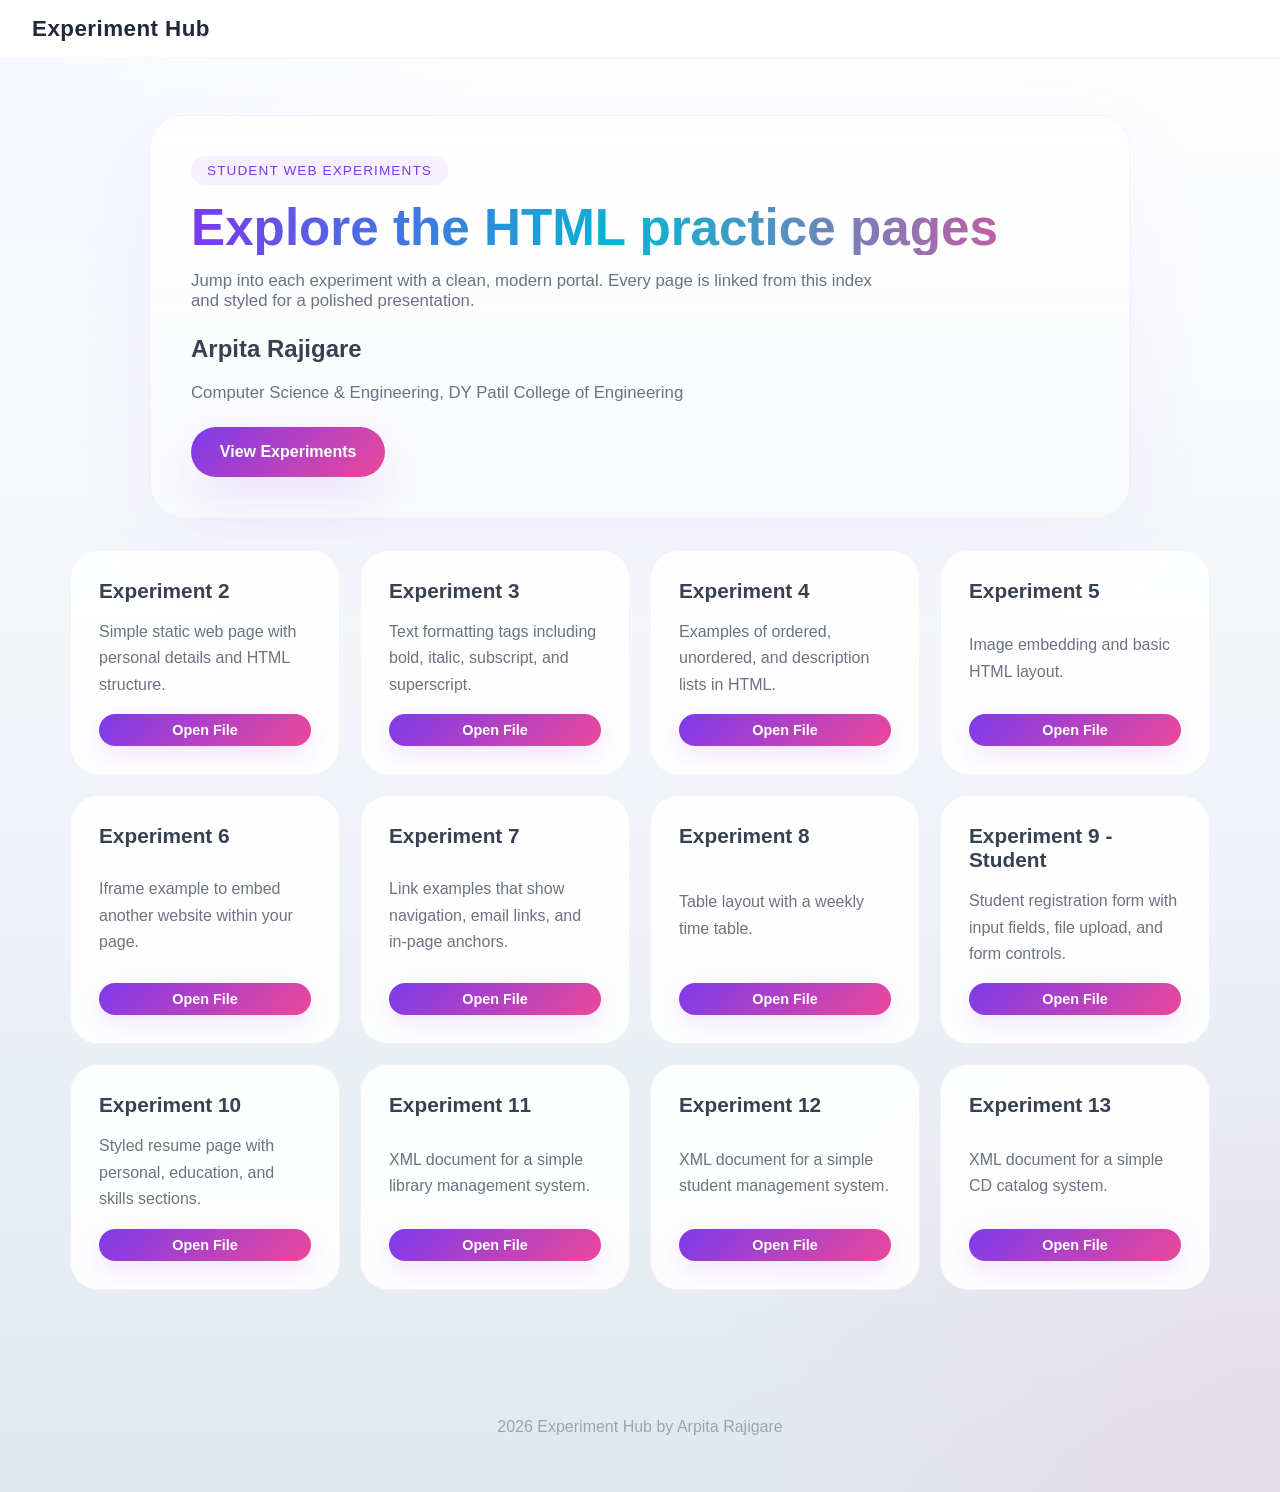
<file: index.html>
<!DOCTYPE html>
<html lang="en">
<head>
    <meta charset="UTF-8">
    <meta name="viewport" content="width=device-width, initial-scale=1.0">
    <title>Experiment Hub</title>
    <link rel="stylesheet" href="style.css">
</head>
<body>
    <header class="page-header">
        <div class="header-left">
            <a class="brand" href="index.html">Experiment Hub</a>
        </div>
    </header>
    <main class="page-main">
        <section class="main-hero">
            <span class="eyebrow">Student Web Experiments</span>
            <h1>Explore the HTML practice pages</h1>

            <p>Jump into each experiment with a clean, modern portal. Every page is linked from this index and styled for a polished presentation.</p>
            <h2>Arpita Rajigare</h2>
            <p>Computer Science & Engineering, DY Patil College of Engineering</p>
            <a class="btn" href="#experiments">View Experiments</a>
        </section>

        <section id="experiments" class="experiment-grid">
            <div class="card">
                <h2>Experiment 2</h2>
                <p>Simple static web page with personal details and HTML structure.</p>
                <a class="btn-small" href="experimentno2.html">Open File</a>
            </div>
            <div class="card">
                <h2>Experiment 3</h2>
                <p>Text formatting tags including bold, italic, subscript, and superscript.</p>
                <a class="btn-small" href="experimentno3.html">Open File</a>
            </div>
            <div class="card">
                <h2>Experiment 4</h2>
                <p>Examples of ordered, unordered, and description lists in HTML.</p>
                <a class="btn-small" href="experimentno4.html">Open File</a>
            </div>
            <div class="card">
                <h2>Experiment 5</h2>
                <p>Image embedding and basic HTML layout.</p>
                <a class="btn-small" href="experimentno5.html">Open File</a>
            </div>
            <div class="card">
                <h2>Experiment 6</h2>
                <p>Iframe example to embed another website within your page.</p>
                <a class="btn-small" href="experimentno6.html">Open File</a>
            </div>
            <div class="card">
                <h2>Experiment 7</h2>
                <p>Link examples that show navigation, email links, and in-page anchors.</p>
                <a class="btn-small" href="experiment7.html">Open File</a>
            </div>
            <div class="card">
                <h2>Experiment 8</h2>
                <p>Table layout with a weekly time table.</p>
                <a class="btn-small" href="experiment8/Table%20tag.html">Open File</a>
            </div>
            <div class="card">
                <h2>Experiment 9 - Student</h2>
                <p>Student registration form with input fields, file upload, and form controls.</p>
                <a class="btn-small" href="experimentno9/student.html">Open File</a>
            </div>
            <div class="card">
                <h2>Experiment 10</h2>
                <p>Styled resume page with personal, education, and skills sections.</p>
                <a class="btn-small" href="experimentno10/resume.html">Open File</a>
            </div>
            <div class="card">
                <h2>Experiment 11</h2>
                <p>XML document for a simple library management system.</p>
                <a class="btn-small" href="experiment no11/library.xml">Open File</a>
            </div>
            <div class="card">
                <h2>Experiment 12</h2>
                <p>XML document for a simple student management system.</p>
                <a class="btn-small" href="experimentno.12/students.xml">Open File</a>
            </div>
            <div class="card">
                <h2>Experiment 13</h2>
                <p>XML document for a simple CD catalog system.</p>
                <a class="btn-small" href="experimentno13/cdcatlog.xml">Open File</a>
            </div>
            
        </section>
    </main>

    <footer>
        <p>2026 Experiment Hub by Arpita Rajigare</p>
    </footer>
</body>
</html>
</file>
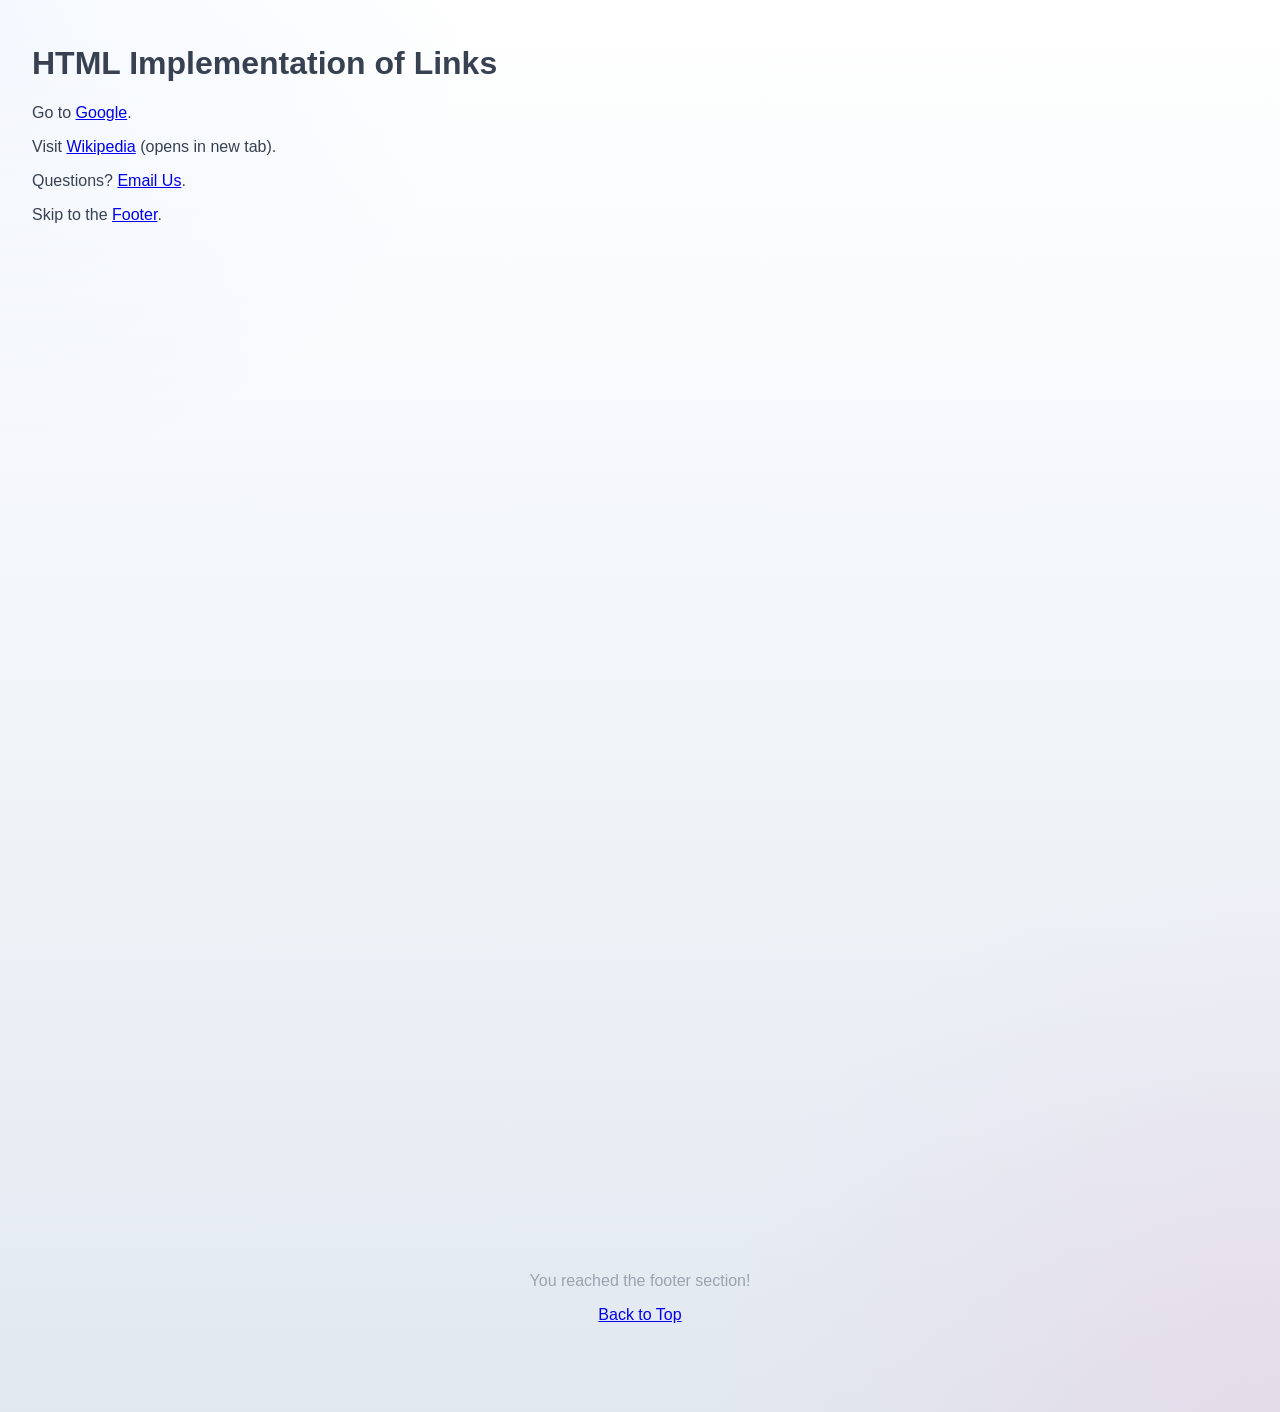
<file: experiment7.html>
<!DOCTYPE html>
<html lang="en">
<head>
    <meta charset="UTF-8">
    <meta name="viewport" content="width=device-width, initial-scale=1.0">
    <title>HTML Link Examples</title>
    
    <!-- The <link> tag: Connects an external CSS file to style your page -->
    <link rel="stylesheet" href="style.css">
    
    <!-- The <link> tag: Adds an icon to the browser tab -->
    <link rel="icon" href="favicon.ico">
</head>
<body>
    <main class="page-main">

    <h1>HTML Implementation of Links</h1>

    <!-- 1. Standard Link: Opens in the same tab -->
    <p>Go to <a href="https://google.com">Google</a>.</p>

    <!-- 2. New Tab Link: Opens in a fresh tab -->
    <p>Visit <a href="https://wikipedia.org" target="_blank">Wikipedia</a> (opens in new tab).</p>

    <!-- 3. Email Link: Opens the user's mail app -->
    <p>Questions? <a href="mailto:hello@example.com">Email Us</a>.</p>

    <!-- 4. Section Link: Jumps further down the page -->
    <p>Skip to the <a href="#footer">Footer</a>.</p>

    <div style="margin-top: 1000px;"></div> <!-- Just adding space to demonstrate jumping -->

    <footer id="footer">
        <p>You reached the footer section!</p>
        <!-- Link to go back to the top -->
        <a href="#">Back to Top</a>
    </footer>
    </main></body>
</html>
</file>
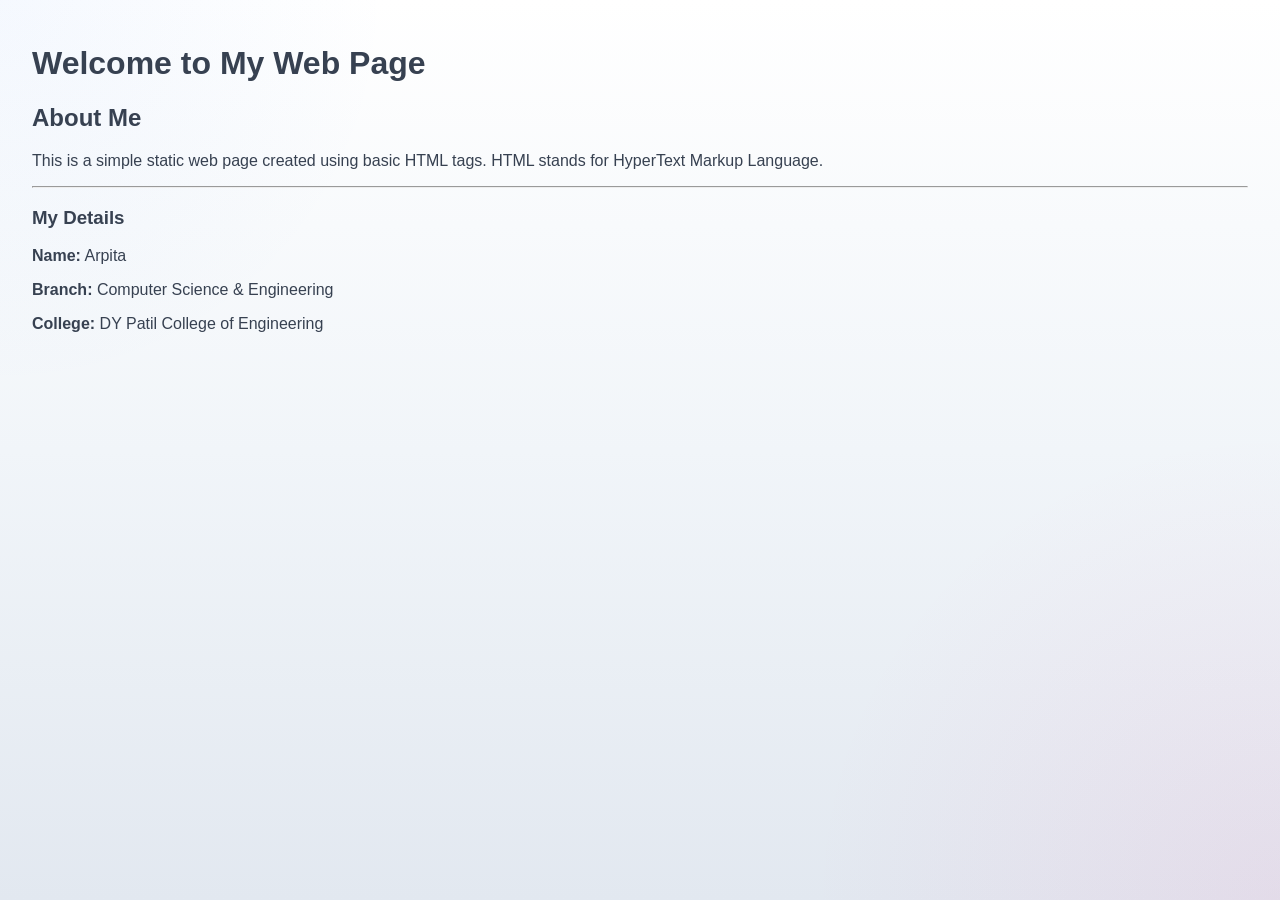
<file: experimentno2.html>
<!DOCTYPE html>
<html>
<head>
    <meta charset="UTF-8">
    <meta name="viewport" content="width=device-width, initial-scale=1.0">
    <title>Experiment 2 - Static Web Page</title>
    <link rel="stylesheet" href="style.css">
</head>
<body></body>
    <main class="page-main">

    <h1>Welcome to My Web Page</h1>
    <h2>About Me</h2>

    <p>
        This is a simple static web page created using basic HTML tags.
        HTML stands for HyperText Markup Language.
    </p>

    <hr>

    <h3>My Details</h3>
    <p><b>Name:</b> Arpita </p>
    <p><b>Branch:</b> Computer Science & Engineering</p>
    <p><b>College:</b> DY Patil College of Engineering</p>

    </main>
</body>
</html>
</file>
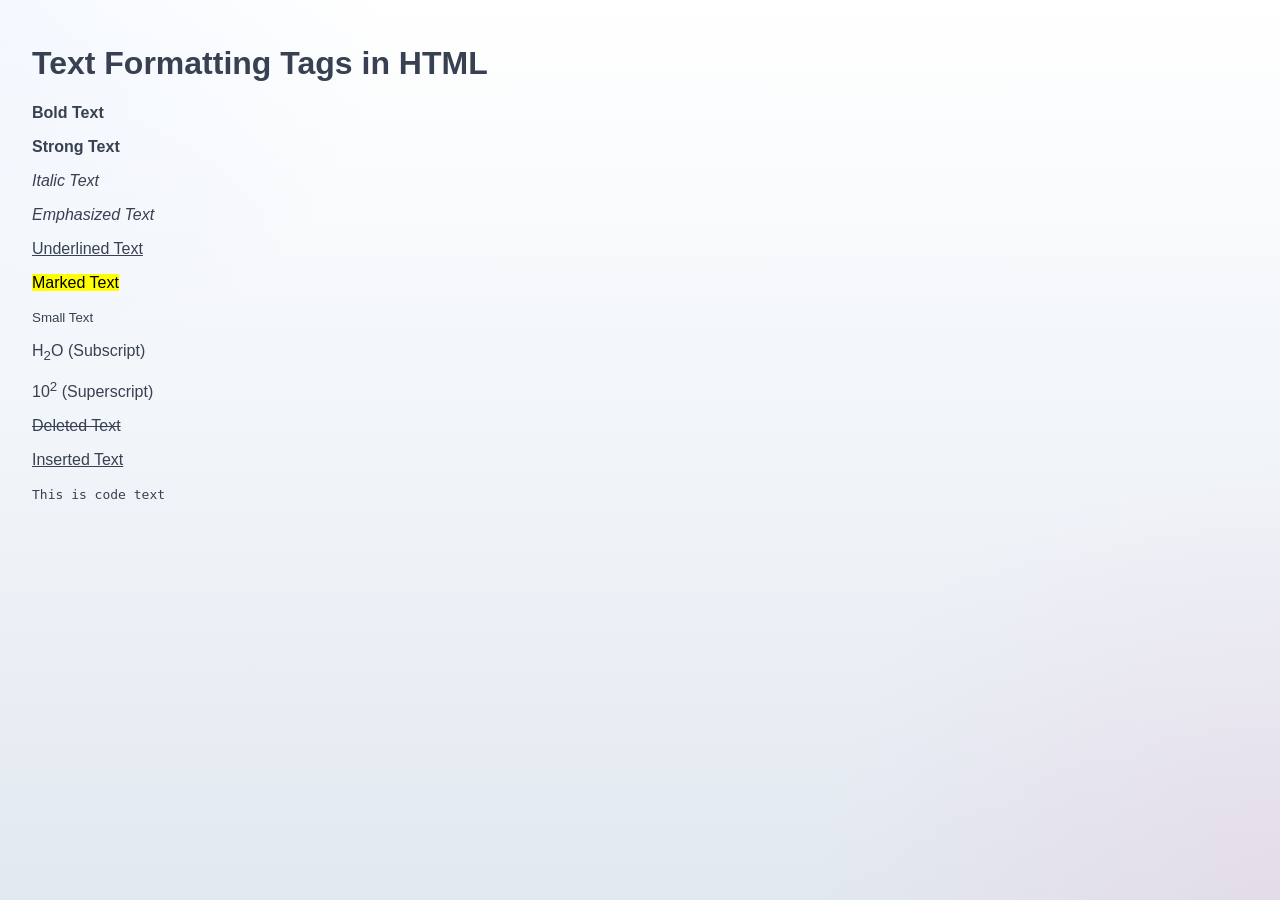
<file: experimentno3.html>
<!DOCTYPE html>
<html>
<head>
    <meta charset="UTF-8">
    <meta name="viewport" content="width=device-width, initial-scale=1.0">
    <title>Experiment 3 - Text Formatting Tags</title>
    <link rel="stylesheet" href="style.css">
</head>
<body>
    
    <main class="page-main">

    <h1>Text Formatting Tags in HTML</h1>

    <p><b>Bold Text</b></p>
    <p><strong>Strong Text</strong></p>

    <p><i>Italic Text</i></p>
    <p><em>Emphasized Text</em></p>

    <p><u>Underlined Text</u></p>

    <p><mark>Marked Text</mark></p>

    <p><small>Small Text</small></p>

    <p>H<sub>2</sub>O (Subscript)</p>
    <p>10<sup>2</sup> (Superscript)</p>

    <p><del>Deleted Text</del></p>
    <p><ins>Inserted Text</ins></p>

    <p><code>This is code text</code></p>

    </main>
</body>
</html>
</file>
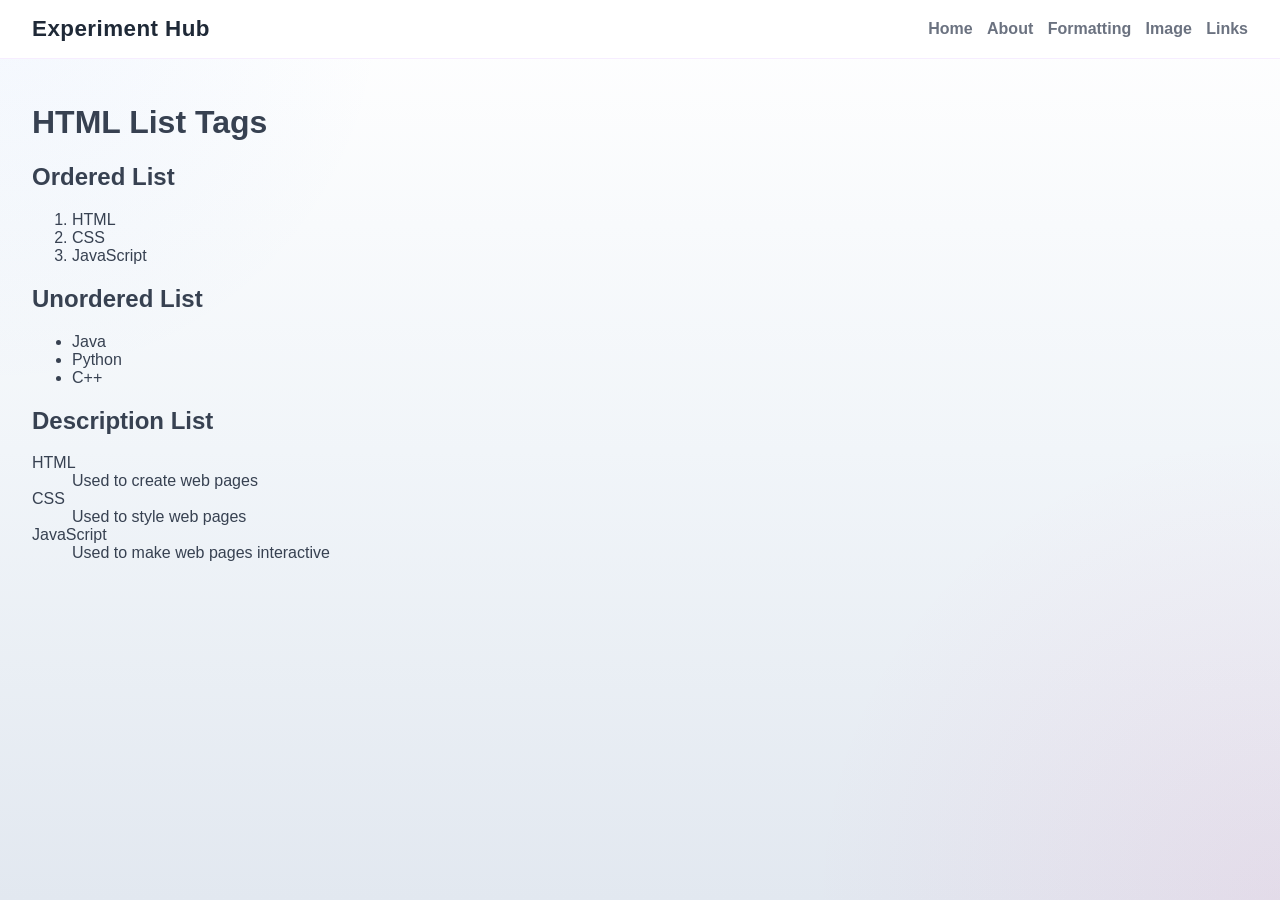
<file: experimentno4.html>
<!DOCTYPE html>
<html>
<head>
    <meta charset="UTF-8">
    <meta name="viewport" content="width=device-width, initial-scale=1.0">
    <title>Experiment 4 - HTML Lists</title>
    <link rel="stylesheet" href="style.css">
</head>
<body>
    <header class="page-header">
        <a class="brand" href="index.html">Experiment Hub</a>
        <nav class="page-nav">
            <a href="index.html">Home</a>
            <a href="experimentno2.html">About</a>
            <a href="experimentno3.html">Formatting</a>
            <a href="experimentno5.html">Image</a>
            <a href="experiment7.html">Links</a>
        </nav>
    </header>
    <main class="page-main">

    <h1>HTML List Tags</h1>

    <h2>Ordered List</h2>
    <ol>
        <li>HTML</li>
        <li>CSS</li>
        <li>JavaScript</li>
    </ol>

    <h2>Unordered List</h2>
    <ul>
        <li>Java</li>
        <li>Python</li>
        <li>C++</li>
    </ul>

    <h2>Description List</h2>
    <dl>
        <dt>HTML</dt>
        <dd>Used to create web pages</dd>

        <dt>CSS</dt>
        <dd>Used to style web pages</dd>

        <dt>JavaScript</dt>
        <dd>Used to make web pages interactive</dd>
    </dl>

    </main>
</body>
</html>
</file>
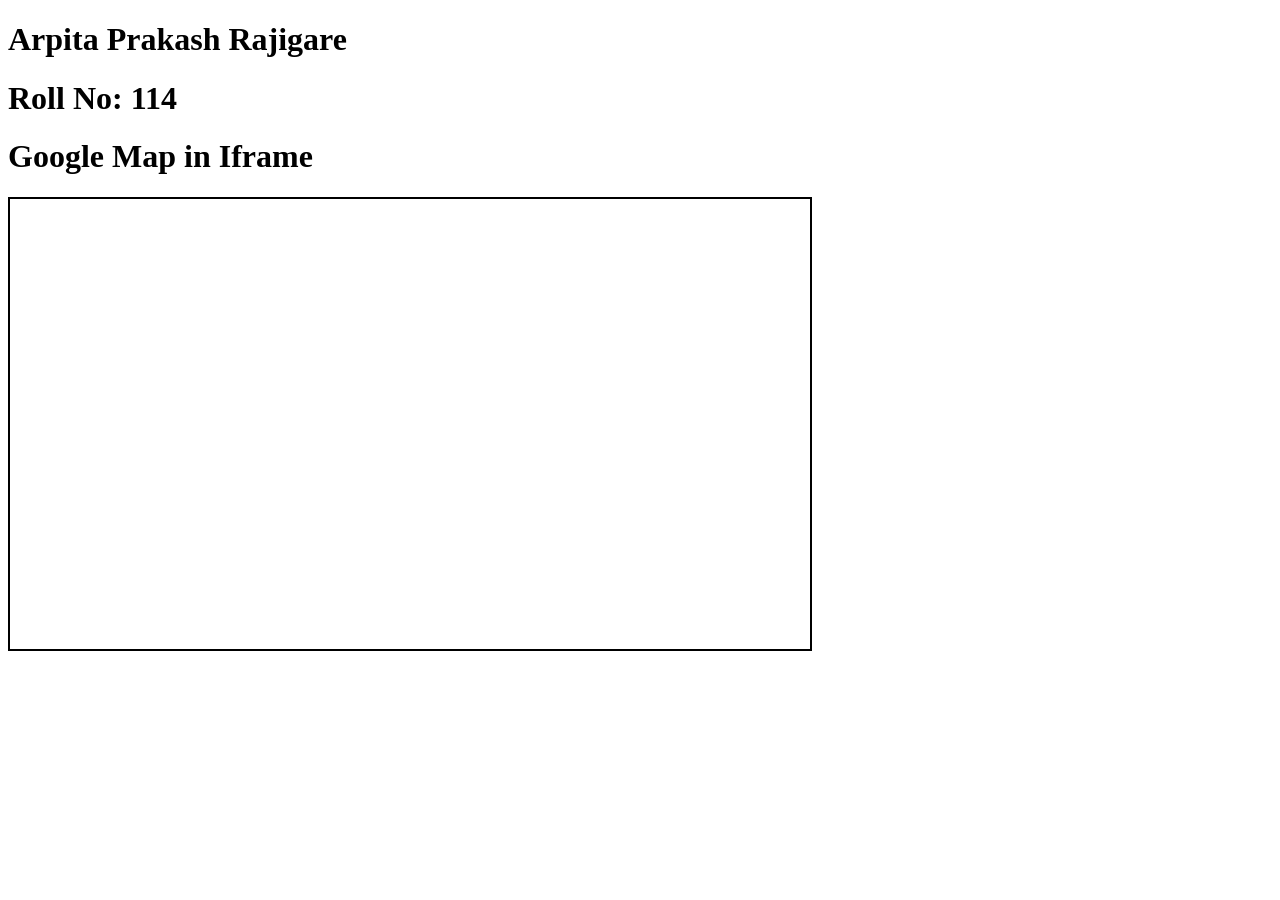
<file: experimentno6.html>
<!DOCTYPE html>
<html>
<head>
  <title>Google Map Iframe Example</title>
</head>
<body>
<h1>Arpita Prakash Rajigare</h1>
<h1>Roll No: 114</h1>
<h1>Google Map in Iframe</h1>

<iframe 
  src="https://www.google.com/maps?q=Pune,India&output=embed"
  width="800"
  height="450"
  style="border:2px solid black;">
</iframe>

</body>
</html>
</file>
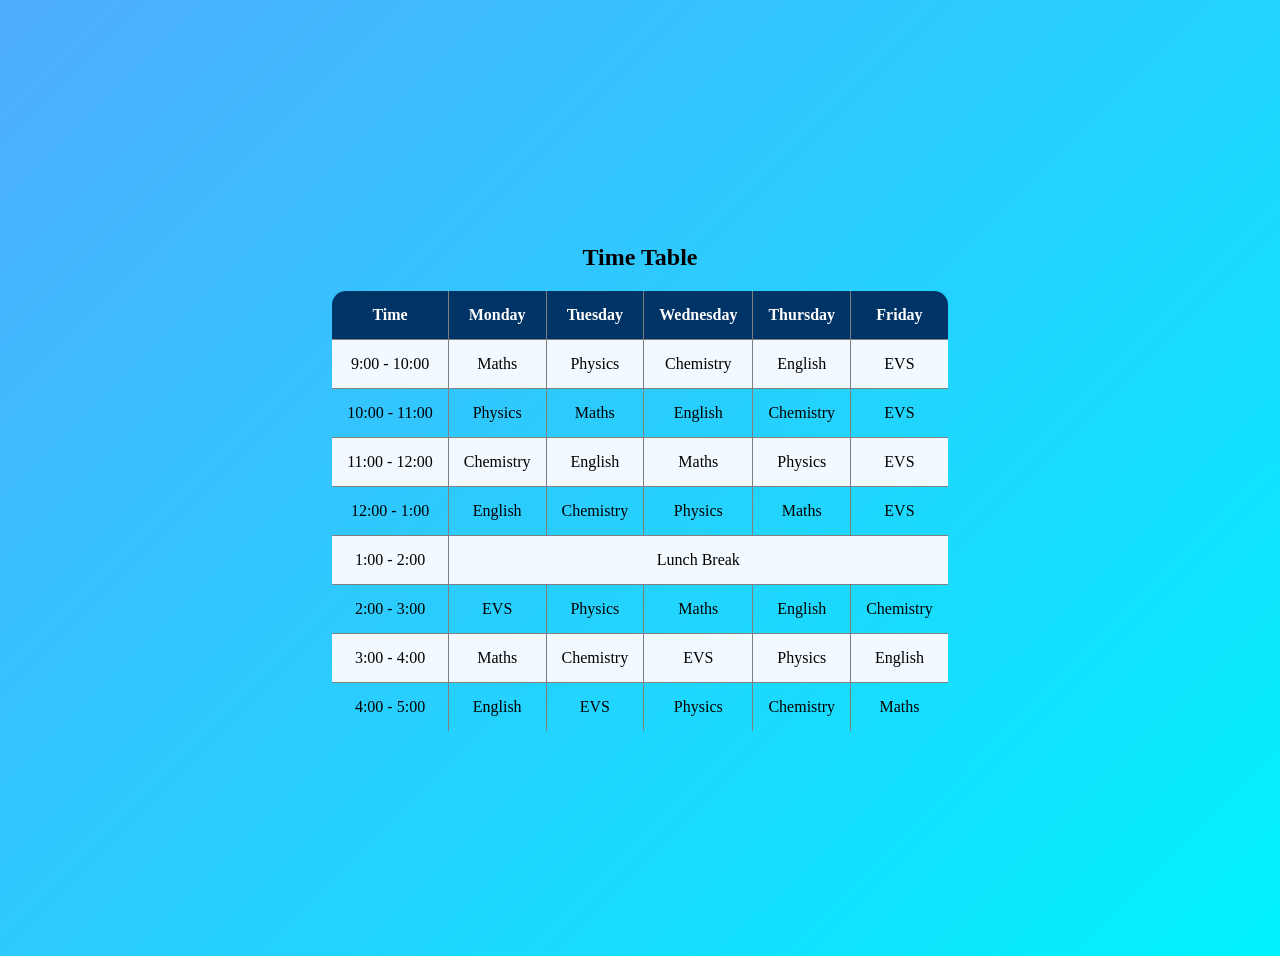
<file: experiment8/Table tag.html>
<!DOCTYPE html>
<html lang="en">
<head>
    <meta charset="UTF-8">
    <meta name="viewport" content="width=device-width, initial-scale=1.0">
    <title>Time Table</title>
    <link rel="stylesheet" href="table.css">
</head>
<body>

    <main class="page-main">

    <h2 align="center">Time Table</h2>

    <table border="1" cellspacing="0" cellpadding="10" align="center">
        
        <tr>
            <th>Time</th>
            <th>Monday</th>
            <th>Tuesday</th>
            <th>Wednesday</th>
            <th>Thursday</th>
            <th>Friday</th>
        </tr>

        <tr>
            <td>9:00 - 10:00</td>
            <td>Maths</td>
            <td>Physics</td>
            <td>Chemistry</td>
            <td>English</td>
            <td>EVS</td>
        </tr>

        <tr>
            <td>10:00 - 11:00</td>
            <td>Physics</td>
            <td>Maths</td>
            <td>English</td>
            <td>Chemistry</td>
            <td>EVS</td>
        </tr>

        <tr>
            <td>11:00 - 12:00</td>
            <td>Chemistry</td>
            <td>English</td>
            <td>Maths</td>
            <td>Physics</td>
            <td>EVS</td>
        </tr>

        <tr>
            <td>12:00 - 1:00</td>
            <td>English</td>
            <td>Chemistry</td>
            <td>Physics</td>
            <td>Maths</td>
            <td>EVS</td>
        </tr>

        <tr>
            <td>1:00 - 2:00</td>
            <td colspan="5" align="center">Lunch Break</td>
        </tr>

        <tr>
            <td>2:00 - 3:00</td>
            <td>EVS</td>
            <td>Physics</td>
            <td>Maths</td>
            <td>English</td>
            <td>Chemistry</td>
        </tr>

        <tr>
            <td>3:00 - 4:00</td>
            <td>Maths</td>
            <td>Chemistry</td>
            <td>EVS</td>
            <td>Physics</td>
            <td>English</td>
        </tr>

        <tr>
            <td>4:00 - 5:00</td>
            <td>English</td>
            <td>EVS</td>
            <td>Physics</td>
            <td>Chemistry</td>
            <td>Maths</td>
        </tr>

    </table>

    </main>
</body>
</html>
</file>
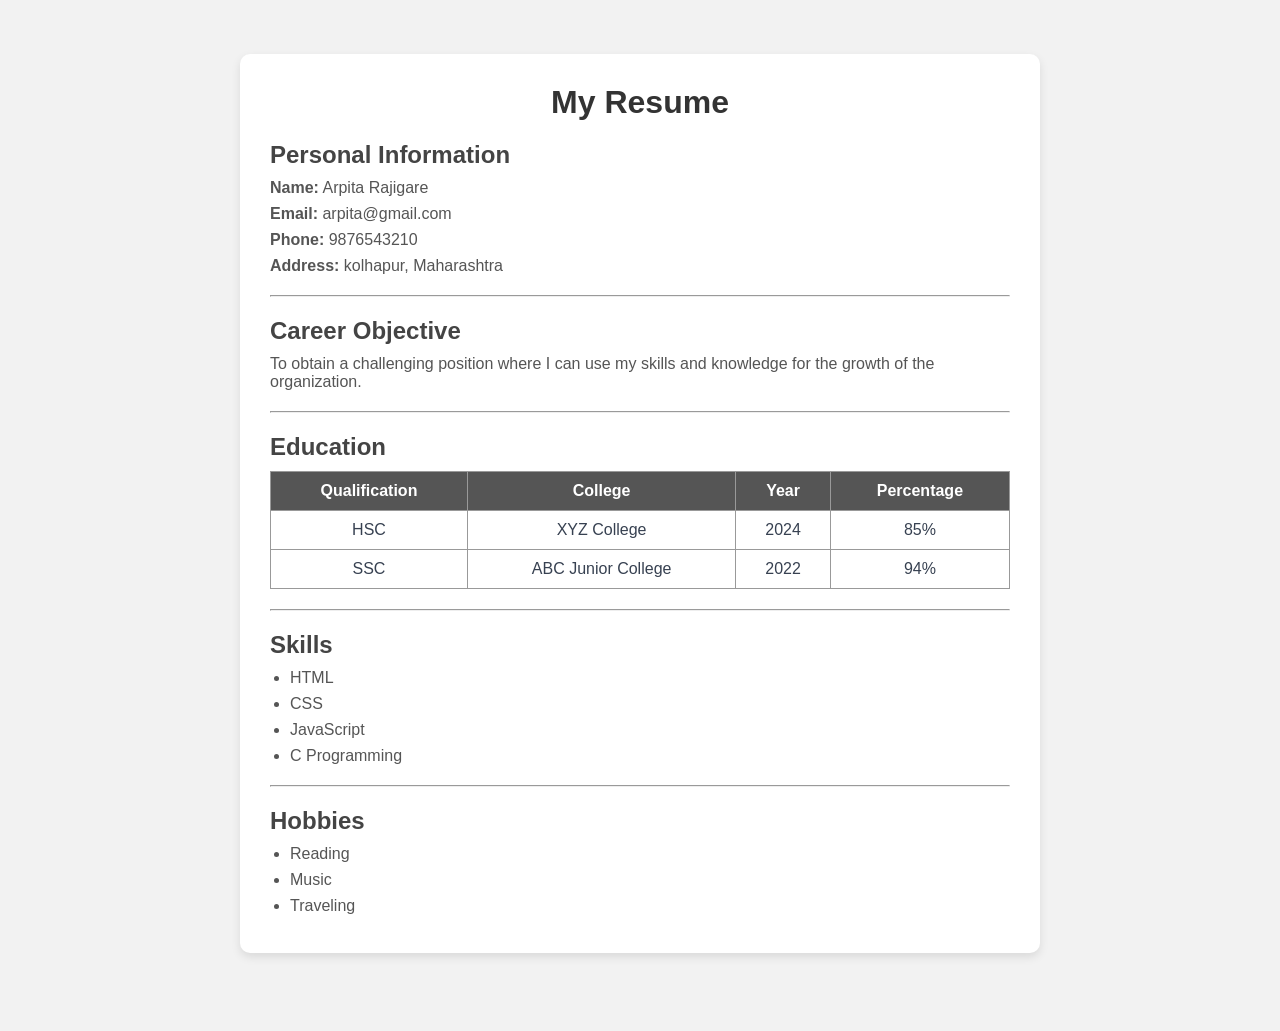
<file: experimentno10/resume.html>
<!DOCTYPE html>
<html lang="en">
<head>
    <meta charset="UTF-8">
    <meta name="viewport" content="width=device-width, initial-scale=1.0">

    <title>Resume Webpage</title>
    <link rel="stylesheet" href="../style.css">
    <link rel="stylesheet" href="resume.css">
</head>

<body>

    <main class="page-main">

    <div class="container">

        <h1>My Resume</h1>

        <h2>Personal Information</h2>

        <p><b>Name:</b> Arpita Rajigare</p>
        <p><b>Email:</b> arpita@gmail.com</p>
        <p><b>Phone:</b> 9876543210</p>
        <p><b>Address:</b> kolhapur, Maharashtra</p>

        <hr>

        <h2>Career Objective</h2>

        <p>
            To obtain a challenging position where I can use my skills
            and knowledge for the growth of the organization.
        </p>

        <hr>

        <h2>Education</h2>

        <table border="1">

            <tr>
                <th>Qualification</th>
                <th>College</th>
                <th>Year</th>
                <th>Percentage</th>
            </tr>

            <tr>
                <td>HSC</td>
                <td>XYZ College</td>
                <td>2024</td>
                <td>85%</td>
            </tr>

            <tr>
                <td>SSC</td>
                <td>ABC Junior College</td>
                <td>2022</td>
                <td>94%</td>
            </tr>

        </table>

        <hr>

        <h2>Skills</h2>

        <ul>
            <li>HTML</li>
            <li>CSS</li>
            <li>JavaScript</li>
            <li>C Programming</li>
        </ul>

        <hr>

        <h2>Hobbies</h2>

        <ul>
            <li>Reading</li>
            <li>Music</li>
            <li>Traveling</li>
        </ul>

    </div>

    </main>
</body>
</html>
</file>
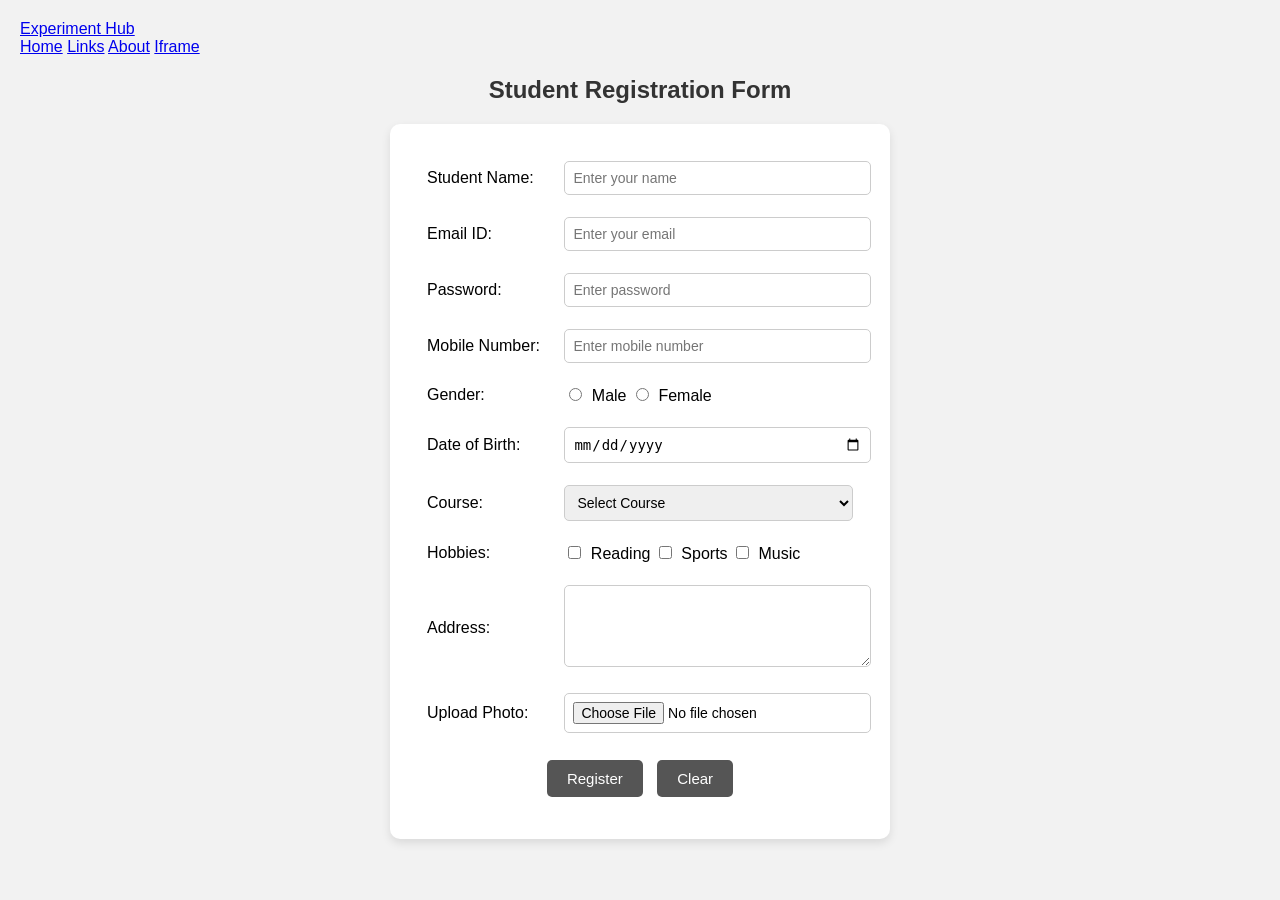
<file: experimentno9/student.html>
<!DOCTYPE html>
<html lang="en">
<head>
    <meta charset="UTF-8">
    <meta name="viewport" content="width=device-width, initial-scale=1.0">
    <title>Student Registration Form</title>
    <link rel="stylesheet" href="student.css">
</head>

<body>
    <header class="page-header">
        <a class="brand" href="../index.html">Experiment Hub</a>
        <nav class="page-nav">
            <a href="../index.html">Home</a>
            <a href="../experiment7.html">Links</a>
            <a href="../experimentno2.html">About</a>
            <a href="../experimentno6.html">Iframe</a>
        </nav>
    </header>
    <main class="page-main">

    <h2 align="center">Student Registration Form</h2>

    <form>

        <table align="center" cellpadding="10">

            <tr>
                <td>Student Name:</td>
                <td>
                    <input type="text" placeholder="Enter your name">
                </td>
            </tr>

            <tr>
                <td>Email ID:</td>
                <td>
                    <input type="email" placeholder="Enter your email">
                </td>
            </tr>

            <tr>
                <td>Password:</td>
                <td>
                    <input type="password" placeholder="Enter password">
                </td>
            </tr>

            <tr>
                <td>Mobile Number:</td>
                <td>
                    <input type="tel" placeholder="Enter mobile number">
                </td>
            </tr>

            <tr>
                <td>Gender:</td>
                <td>
                    <input type="radio" name="gender"> Male
                    <input type="radio" name="gender"> Female
                </td>
            </tr>

            <tr>
                <td>Date of Birth:</td>
                <td>
                    <input type="date">
                </td>
            </tr>

            <tr>
                <td>Course:</td>
                <td>
                    <select>
                        <option>Select Course</option>
                        <option>BCA</option>
                        <option>BBA</option>
                        <option>BSc</option>
                        <option>BCom</option>
                    </select>
                </td>
            </tr>

            <tr>
                <td>Hobbies:</td>
                <td>
                    <input type="checkbox"> Reading
                    <input type="checkbox"> Sports
                    <input type="checkbox"> Music
                </td>
            </tr>

            <tr>
                <td>Address:</td>
                <td>
                    <textarea rows="4" cols="25"></textarea>
                </td>
            </tr>

            <tr>
                <td>Upload Photo:</td>
                <td>
                    <input type="file">
                </td>
            </tr>

            <tr>
                <td colspan="2" align="center">
                    <input type="submit" value="Register">
                    <input type="reset" value="Clear">
                </td>
            </tr>

        </table>

    </form>

    </main>
</body>
</html>
</file>
<file: style.css>
:root {
    color-scheme: light;
    color: #1f2937;
    background: #f9fafb;
    font-family: 'Segoe UI', Tahoma, Geneva, Verdana, sans-serif;
}
* {
    box-sizing: border-box;
}
html {
    scroll-behavior: smooth;
}
body {
    margin: 0;
    min-height: 100vh;
    background: radial-gradient(circle at top left, rgba(59, 130, 246, 0.05), transparent 25%),
                radial-gradient(circle at bottom right, rgba(236, 72, 153, 0.08), transparent 30%),
                linear-gradient(180deg, #ffffff 0%, #f1f5f9 50%, #e2e8f0 100%);
    color: #374151;
    animation: glowBackground 20s ease infinite;
}
body::before {
    content: '';
    position: fixed;
    inset: 0;
    background: linear-gradient(135deg, rgba(168, 85, 247, 0.03), transparent 40%),
                linear-gradient(45deg, rgba(236, 72, 153, 0.04), transparent 35%);
    pointer-events: none;
    z-index: -1;
}
.page-header {
    display: flex;
    justify-content: space-between;
    align-items: center;
    gap: 1rem;
    padding: 1rem 2rem;
    background: rgba(255, 255, 255, 0.95);
    position: sticky;
    top: 0;
    z-index: 100;
    border-bottom: 1px solid rgba(168, 85, 247, 0.1);
    backdrop-filter: blur(12px);
}
.header-left {
    display: flex;
    align-items: center;
    gap: 1rem;
}
.brand {
    color: #1f2937;
    text-decoration: none;
    font-size: 1.4rem;
    font-weight: 700;
    letter-spacing: 0.02em;
}
.header-left {
    display: flex;
    align-items: center;
    gap: 1rem;
}
.name {
    color: #7c3aed;
    font-weight: 600;
    background: rgba(168, 85, 247, 0.1);
    padding: 0.25rem 0.5rem;
    border-radius: 8px;
}
.page-nav {
    display: flex;
    flex-wrap: wrap;
    gap: 0.9rem;
}
.page-nav a {
    color: #6b7280;
    text-decoration: none;
    font-weight: 600;
    transition: color 0.2s ease, transform 0.2s ease;
}
.page-nav a:hover {
    color: #7c3aed;
    transform: translateY(-1px);
}
.page-main {
    padding: 1.5rem 2rem 3rem;
}
.main-hero {
    max-width: 980px;
    margin: 2rem auto 2rem;
    padding: 2.5rem;
    border-radius: 32px;
    background: linear-gradient(180deg, rgba(255, 255, 255, 0.95), rgba(248, 250, 252, 0.9));
    border: 1px solid rgba(168, 85, 247, 0.08);
    box-shadow: 0 28px 90px rgba(168, 85, 247, 0.06);
    animation: floatHero 12s ease-in-out infinite;
}
.eyebrow {
    display: inline-block;
    margin-bottom: 1rem;
    padding: 0.45rem 1rem;
    border-radius: 999px;
    background: rgba(168, 85, 247, 0.08);
    color: #7c3aed;
    font-size: 0.85rem;
    letter-spacing: 0.08em;
    text-transform: uppercase;
}
.main-hero h1 {
    margin: 0 0 1rem;
    font-size: clamp(2.4rem, 4vw, 4rem);
    line-height: 1.05;
    background: linear-gradient(90deg, #7c3aed 0%, #06b6d4 48%, #ec4899 100%);
    -webkit-background-clip: text;
    color: transparent;
    animation: shiftText 8s ease infinite;
}
.main-hero p {
    margin: 0 0 1.5rem;
    max-width: 44rem;
    color: #6b7280;
    font-size: 1.05rem;
}
.btn {
    display: inline-flex;
    align-items: center;
    justify-content: center;
    padding: 1rem 1.8rem;
    border-radius: 999px;
    background: linear-gradient(135deg, #7c3aed 0%, #ec4899 100%);
    color: #ffffff;
    font-weight: 700;
    text-decoration: none;
    box-shadow: 0 18px 48px rgba(168, 85, 247, 0.15);
    transition: transform 0.25s ease, box-shadow 0.25s ease, filter 0.25s ease;
    animation: pulseButton 2.5s ease infinite;
}
.btn:hover {
    transform: translateY(-2px) scale(1.01);
    box-shadow: 0 28px 60px rgba(168, 85, 247, 0.2);
    filter: brightness(1.05);
}
.btn-small {
    display: inline-flex;
    align-items: center;
    justify-content: center;
    padding: 0.5rem 1rem;
    border-radius: 999px;
    background: linear-gradient(135deg, #7c3aed 0%, #ec4899 100%);
    color: #ffffff;
    font-weight: 600;
    font-size: 0.9rem;
    text-decoration: none;
    box-shadow: 0 8px 24px rgba(168, 85, 247, 0.15);
    transition: transform 0.2s ease, box-shadow 0.2s ease;
}
.btn-small:hover {
    transform: translateY(-1px);
    box-shadow: 0 12px 32px rgba(168, 85, 247, 0.2);
}
.experiment-grid {
    max-width: 1140px;
    margin: 0 auto 2rem;
    display: grid;
    grid-template-columns: repeat(auto-fit, minmax(240px, 1fr));
    gap: 1.25rem;
}
.card {
    display: flex;
    flex-direction: column;
    justify-content: space-between;
    gap: 1rem;
    min-height: 180px;
    padding: 1.75rem;
    border-radius: 28px;
    background: rgba(255, 255, 255, 0.9);
    border: 1px solid rgba(168, 85, 247, 0.08);
    text-decoration: none;
    color: #374151;
    transition: transform 0.25s ease, border-color 0.25s ease, box-shadow 0.25s ease, background-color 0.25s ease;
    animation: fadeInCard 0.9s ease both;
}
.card:nth-child(odd) {
    animation-delay: 0.1s;
}
.card:nth-child(even) {
    animation-delay: 0.2s;
}
.card:hover {
    transform: translateY(-6px);
    border-color: rgba(168, 85, 247, 0.2);
    box-shadow: 0 26px 60px rgba(168, 85, 247, 0.08);
    background: rgba(248, 250, 252, 0.95);
}
.card h2 {
    font-size: 1.3rem;
    margin: 0;
}
.card p {
    margin: 0;
    color: #6b7280;
    line-height: 1.65;
}
footer {
    padding: 2rem 1rem 2.5rem;
    text-align: center;
    color: #9ca3af;
}
@media (max-width: 720px) {
    .page-header {
        flex-direction: column;
        align-items: stretch;
    }
    .page-nav {
        justify-content: flex-start;
    }
    .main-hero {
        margin: 1.5rem auto;
        padding: 1.75rem;
    }
    .page-main {
        padding: 1rem 1rem 2rem;
    }
}
@keyframes glowBackground {
    0%, 100% {
        background: radial-gradient(circle at top left, rgba(59, 130, 246, 0.05), transparent 25%),
                    radial-gradient(circle at bottom right, rgba(236, 72, 153, 0.08), transparent 30%),
                    linear-gradient(180deg, #ffffff 0%, #f1f5f9 50%, #e2e8f0 100%);
    }
    50% {
        background: radial-gradient(circle at top left, rgba(168, 85, 247, 0.06), transparent 25%),
                    radial-gradient(circle at bottom right, rgba(59, 130, 246, 0.04), transparent 30%),
                    linear-gradient(180deg, #fafafa 0%, #f8fafc 50%, #f1f5f9 100%);
    }
}
@keyframes floatHero {
    0%, 100% { transform: translateY(0px); }
    50% { transform: translateY(-6px); }
}
@keyframes shiftText {
    0%, 100% { background-position: 0% 50%; }
    50% { background-position: 100% 50%; }
}
@keyframes pulseButton {
    0%, 100% { box-shadow: 0 18px 48px rgba(168, 85, 247, 0.15); }
    50% { box-shadow: 0 26px 72px rgba(168, 85, 247, 0.2); transform: scale(1.01); }
}
@keyframes fadeInCard {
    from { opacity: 0; transform: translateY(16px); }
    to { opacity: 1; transform: translateY(0); }
}
</file>
<file: experiment8/table.css>
<!DOCTYPE html>
<html lang="en">
<head>
    <meta charset="UTF-8">
    <meta name="viewport" content="width=device-width, initial-scale=1.0">
    <title>College Time Table</title>

    <style>

        *{
            margin:0;
            padding:0;
        box-sizing:border-box;
            font-family: Arial, sans-serif;
        }

        body{
            background: linear-gradient(135deg, #4facfe, #00f2fe);
            min-height:100vh;
            display:flex;
            justify-content:center;
            align-items:center;
            padding:20px;
        }

        .container{
            width:90%;
            max-width:1100px;
            background:white;
            padding:30px;
            border-radius:20px;
            box-shadow:0 10px 25px rgba(0,0,0,0.3);
        }

        h1{
            text-align:center;
            color:#003366;
            margin-bottom:20px;
        }

        table{
            width:100%;
            border-collapse:collapse;
            overflow:hidden;
            border-radius:15px;
        }

        th{
            background:#003366;
            color:white;
            padding:15px;
        }

        td{
            text-align:center;
            padding:15px;
            transition:0.3s;
        }

        tr:nth-child(even){
            background:#f2f9ff;
        }

        tr:hover td{
            background:#d6f0ff;
        }

        .time{
            background:#00b4d8;
            color:white;
            font-weight:bold;
        }

        .maths{
            background:#caf0f8;
        }

        .physics{
            background:#ade8f4;
        }

        .chemistry{
            background:#90e0ef;
        }

        .english{
            background:#48cae4;
            color:white;
        }

        .evs{
            background:#0077b6;
            color:white;
        }

        .lunch{
            background:#ffe066;
            font-weight:bold;
        }

    </style>
</head>

<body>

<div class="container">

    <h1>College Time Table</h1>

    <table>

        <tr>
            <th>Time</th>
            <th>Monday</th>
            <th>Tuesday</th>
            <th>Wednesday</th>
            <th>Thursday</th>
            <th>Friday</th>
        </tr>

        <tr>
            <td class="time">9:00 - 10:00</td>
            <td class="maths">Maths</td>
            <td class="physics">Physics</td>
            <td class="chemistry">Chemistry</td>
            <td class="english">English</td>
            <td class="evs">EVS</td>
        </tr>

        <tr>
            <td class="time">10:00 - 11:00</td>
            <td class="physics">Physics</td>
            <td class="maths">Maths</td>
            <td class="english">English</td>
            <td class="chemistry">Chemistry</td>
            <td class="evs">EVS</td>
        </tr>

        <tr>
            <td class="time">11:00 - 12:00</td>
            <td class="chemistry">Chemistry</td>
            <td class="english">English</td>
            <td class="maths">Maths</td>
            <td class="physics">Physics</td>
            <td class="evs">EVS</td>
        </tr>

        <tr>
            <td class="time">12:00 - 1:00</td>
            <td class="english">English</td>
            <td class="chemistry">Chemistry</td>
            <td class="physics">Physics</td>
            <td class="maths">Maths</td>
            <td class="evs">EVS</td>
        </tr>

        <tr>
            <td class="time">1:00 - 2:00</td>
            <td colspan="5" class="lunch">Lunch Break</td>
        </tr>

        <tr>
            <td class="time">2:00 - 3:00</td>
            <td class="evs">EVS</td>
            <td class="physics">Physics</td>
            <td class="maths">Maths</td>
            <td class="english">English</td>
            <td class="chemistry">Chemistry</td>
        </tr>

        <tr>
            <td class="time">3:00 - 4:00</td>
            <td class="maths">Maths</td>
            <td class="chemistry">Chemistry</td>
            <td class="evs">EVS</td>
            <td class="physics">Physics</td>
            <td class="english">English</td>
        </tr>

        <tr>
            <td class="time">4:00 - 5:00</td>
            <td class="english">English</td>
            <td class="evs">EVS</td>
            <td class="physics">Physics</td>
            <td class="chemistry">Chemistry</td>
            <td class="maths">Maths</td>
        </tr>

    </table>

</div>

</body>
</html>
</file>
<file: experimentno10/resume.css>
*{
    margin:0;
    padding:0;
    box-sizing:border-box;
    font-family: Arial, sans-serif;
}

body{
    background:#f2f2f2;
    padding:30px;
}

.container{
    width:800px;
    margin:auto;
    background:white;
    padding:30px;
    border-radius:10px;
    box-shadow:0 4px 10px rgba(0,0,0,0.1);
}

h1{
    text-align:center;
    color:#333;
    margin-bottom:20px;
}

h2{
    color:#444;
    margin-top:20px;
    margin-bottom:10px;
}

p{
    margin:8px 0;
    color:#555;
}

table{
    width:100%;
    border-collapse:collapse;
    margin-top:10px;
}

th, td{
    border:1px solid #999;
    padding:10px;
    text-align:center;
}

th{
    background:#555;
    color:white;
}

ul{
    margin-left:20px;
    margin-top:10px;
}

li{
    margin-bottom:8px;
    color:#555;
}

hr{
    margin-top:20px;
}
</file>
<file: experimentno9/student.css>
body{
    font-family: Arial, sans-serif;
    background-color: #f2f2f2;
    margin: 0;
    padding: 20px;
}

h2{
    text-align: center;
    color: #333;
    margin-bottom: 20px;
}

form{
    width: 450px;
    margin: auto;
    background-color: white;
    padding: 25px;
    border-radius: 10px;
    box-shadow: 0 4px 10px rgba(0,0,0,0.1);
}

table{
    width: 100%;
}

td{
    padding: 10px;
    font-size: 16px;
}

input[type="text"],
input[type="email"],
input[type="password"],
input[type="tel"],
input[type="date"],
input[type="file"],
select,
textarea{
    width: 100%;
    padding: 8px;
    border: 1px solid #ccc;
    border-radius: 5px;
    font-size: 14px;
}

input[type="radio"],
input[type="checkbox"]{
    margin-right: 5px;
}

input[type="submit"],
input[type="reset"]{
    background-color: #555;
    color: white;
    border: none;
    padding: 10px 20px;
    margin: 5px;
    border-radius: 5px;
    cursor: pointer;
    font-size: 15px;
}

input[type="submit"]:hover,
input[type="reset"]:hover{
    background-color: #333;
}
</file>
